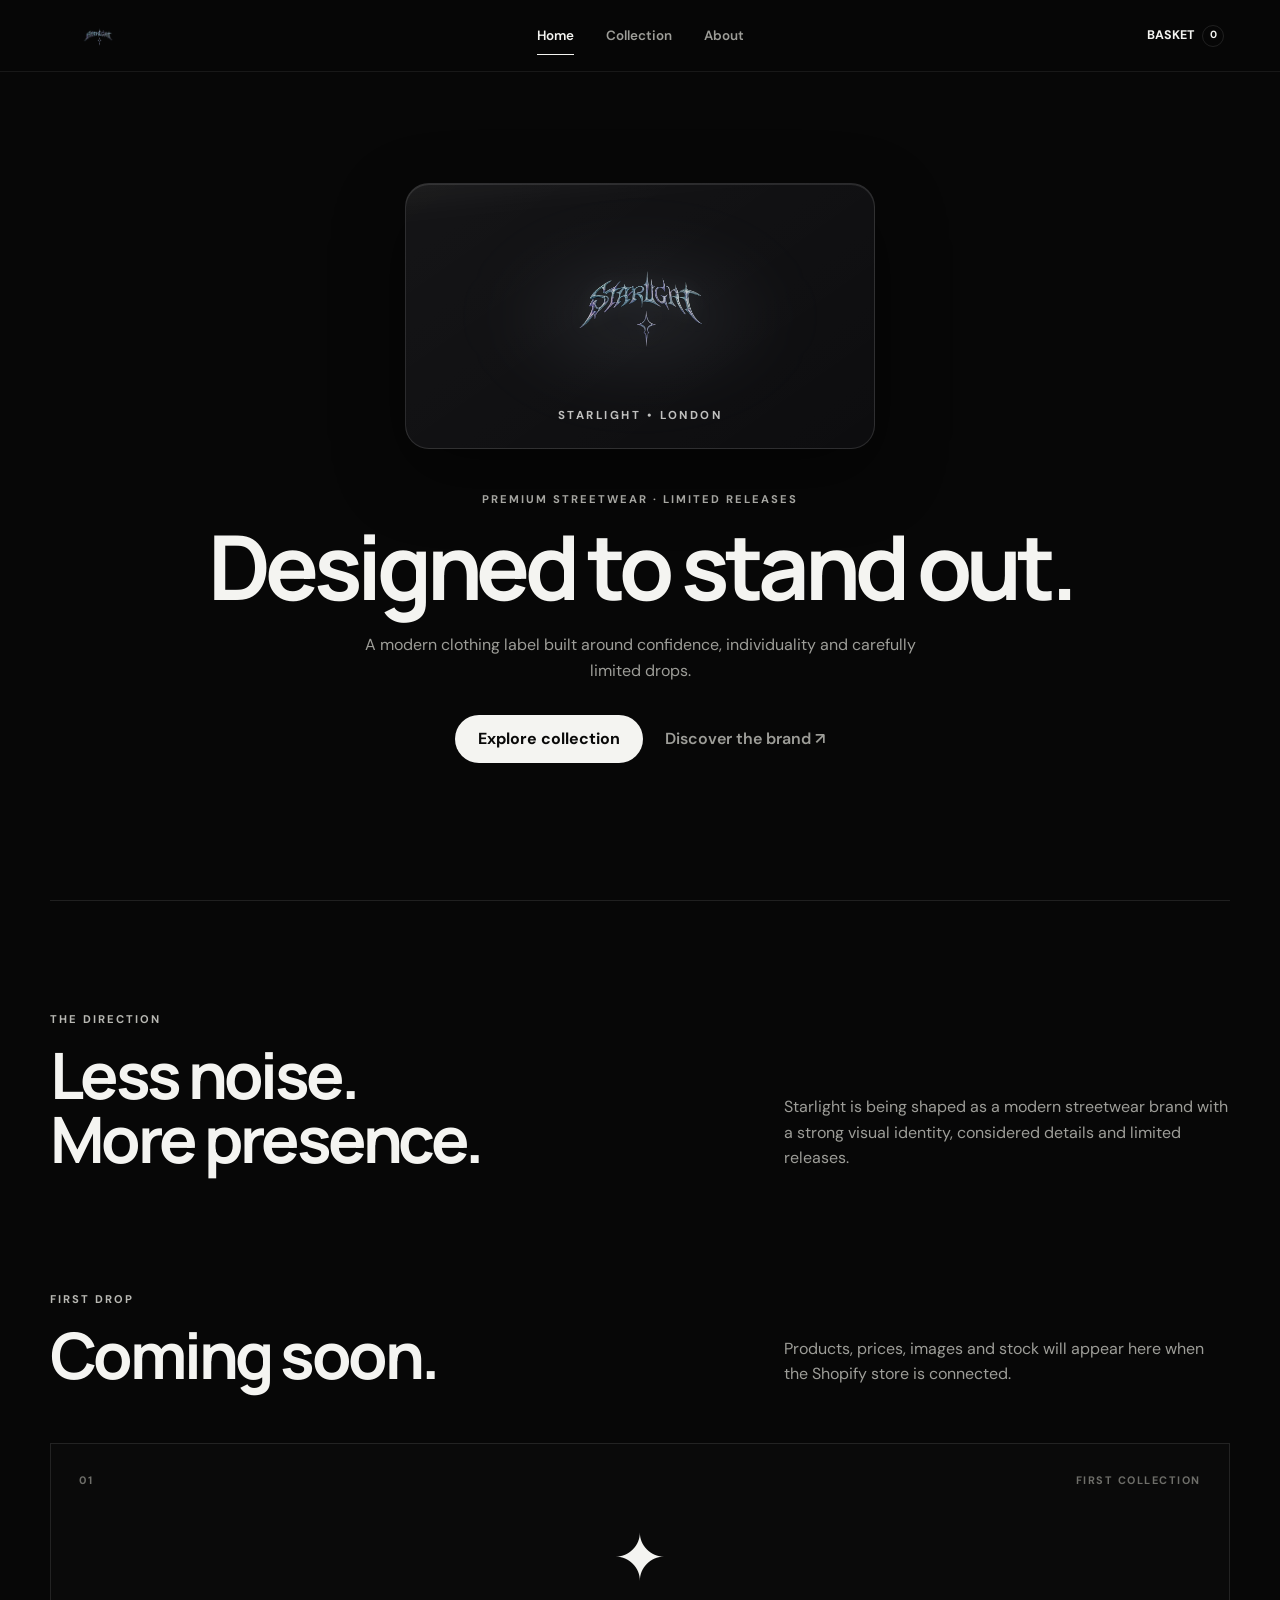
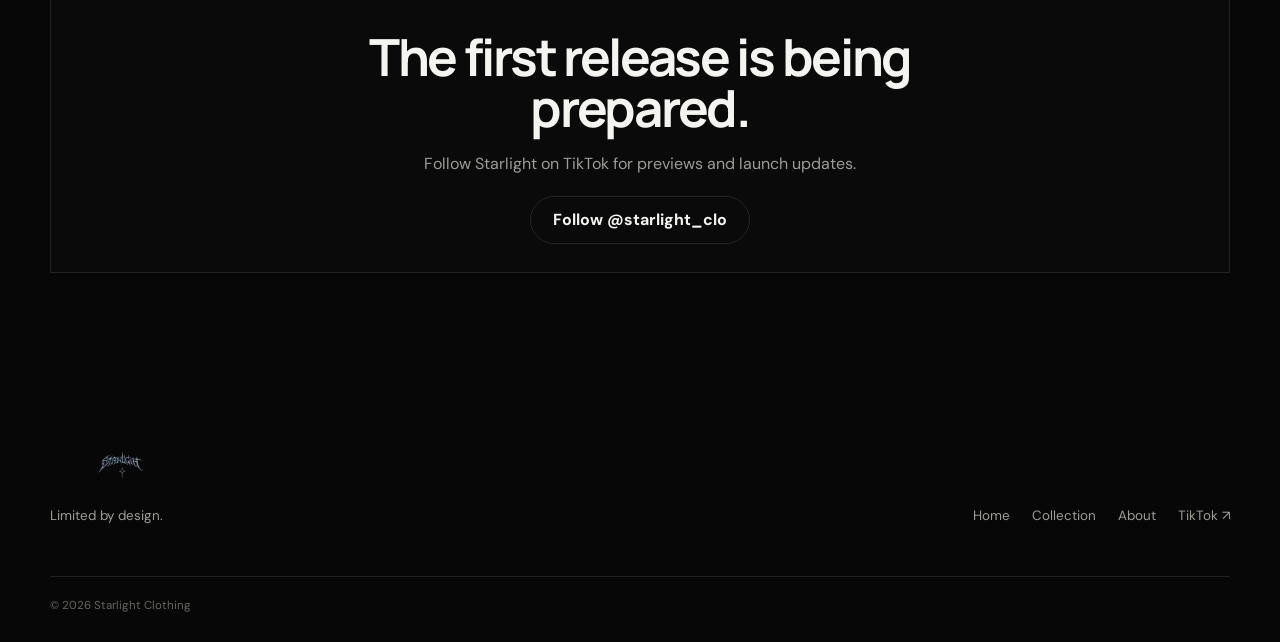
<file: index.html>
<!DOCTYPE html>
<html lang="en">
<head>
  <meta charset="UTF-8">
  <meta name="viewport" content="width=device-width, initial-scale=1.0">
  <meta name="description" content="Starlight Clothing — premium streetwear and limited releases.">
  <meta name="theme-color" content="#080808">
  <title>Starlight Clothing</title>

  <link rel="preconnect" href="https://fonts.googleapis.com">
  <link rel="preconnect" href="https://fonts.gstatic.com" crossorigin>
  <link href="https://fonts.googleapis.com/css2?family=DM+Sans:wght@400;500;600;700&family=Manrope:wght@500;600;700&display=swap" rel="stylesheet">
  <link rel="stylesheet" href="styles.css">
</head>
<body>
  <header class="site-header" id="siteHeader">
    <a class="brand" href="index.html" aria-label="Starlight home">
      <img src="starlight-logo.png" alt="Starlight Clothing logo">
    </a>

    <nav class="desktop-nav" aria-label="Main navigation">
      <a class="active" href="index.html">Home</a>
      <a href="#collection">Collection</a>
      <a href="about.html">About</a>
    </nav>

    <div class="header-actions">
      <button class="basket-trigger" id="openBasket" type="button" aria-label="Open basket">
        Basket <span>0</span>
      </button>
      <button class="menu-trigger" id="menuTrigger" type="button" aria-label="Open menu" aria-expanded="false">
        <span></span><span></span>
      </button>
    </div>
  </header>

  <nav class="mobile-menu" id="mobileMenu">
    <a href="index.html">Home</a>
    <a href="#collection">Collection</a>
    <a href="about.html">About</a>
  </nav>

  <main>
    <section class="hero">
      <div class="hero-content reveal">
        <div class="logo-case">
          <div class="logo-glow"></div>
          <img src="starlight-logo.png" alt="Starlight Clothing">
          <p class="brand-location">STARLIGHT • LONDON</p>
        </div>

        <p class="eyebrow">Premium streetwear · Limited releases</p>
        <h1>Designed to stand out.</h1>
        <p class="hero-copy">
          A modern clothing label built around confidence, individuality and carefully limited drops.
        </p>

        <div class="hero-actions">
          <a class="button primary-button" href="#collection">Explore collection</a>
          <a class="text-link" href="about.html">Discover the brand ↗</a>
        </div>
      </div>
    </section>

    <section class="intro section-shell reveal">
      <p class="eyebrow">The direction</p>
      <div class="two-column">
        <h2>Less noise.<br>More presence.</h2>
        <p>
          Starlight is being shaped as a modern streetwear brand with a strong visual identity, considered details and limited releases.
        </p>
      </div>
    </section>

    <section class="collection section-shell" id="collection">
      <div class="section-heading reveal">
        <div>
          <p class="eyebrow">First drop</p>
          <h2>Coming soon.</h2>
        </div>
        <p>
          Products, prices, images and stock will appear here when the Shopify store is connected.
        </p>
      </div>

      <div class="collection-card reveal">
        <div class="collection-top">
          <span>01</span>
          <span>First collection</span>
        </div>

        <div class="collection-center">
          <span class="star">✦</span>
          <h3>The first release is being prepared.</h3>
          <p>Follow Starlight on TikTok for previews and launch updates.</p>
        </div>

        <a class="button outline-button" href="https://www.tiktok.com/@starlight_clo" target="_blank" rel="noopener noreferrer">
          Follow @starlight_clo
        </a>
      </div>
    </section>
  </main>

  <footer class="site-footer section-shell">
    <div class="footer-main">
      <div class="footer-brand">
        <img src="starlight-logo.png" alt="Starlight Clothing">
        <p>Limited by design.</p>
      </div>

      <div class="footer-links">
        <a href="index.html">Home</a>
        <a href="#collection">Collection</a>
        <a href="about.html">About</a>
        <a href="https://www.tiktok.com/@starlight_clo" target="_blank" rel="noopener noreferrer">TikTok ↗</a>
      </div>
    </div>

    <div class="footer-bottom">© <span id="year"></span> Starlight Clothing</div>
  </footer>

  <div class="basket-overlay" id="basketOverlay"></div>
  <aside class="basket-drawer" id="basketDrawer" aria-hidden="true">
    <div class="basket-head">
      <div>
        <p class="eyebrow">Your selection</p>
        <h2>Basket</h2>
      </div>
      <button id="closeBasket" type="button" aria-label="Close basket">×</button>
    </div>

    <div class="basket-empty">
      <span>✦</span>
      <h3>Your basket is empty.</h3>
      <p>The first collection is coming soon.</p>
      <button class="button outline-button" id="continueShopping" type="button">Continue browsing</button>
    </div>

    <div class="basket-summary">
      <div><span>Subtotal</span><strong>£0.00</strong></div>
      <button type="button" disabled>Checkout unavailable</button>
      <small>Shopify checkout will be connected later.</small>
    </div>
  </aside>

  <script src="script.js"></script>
</body>
</html>
</file>
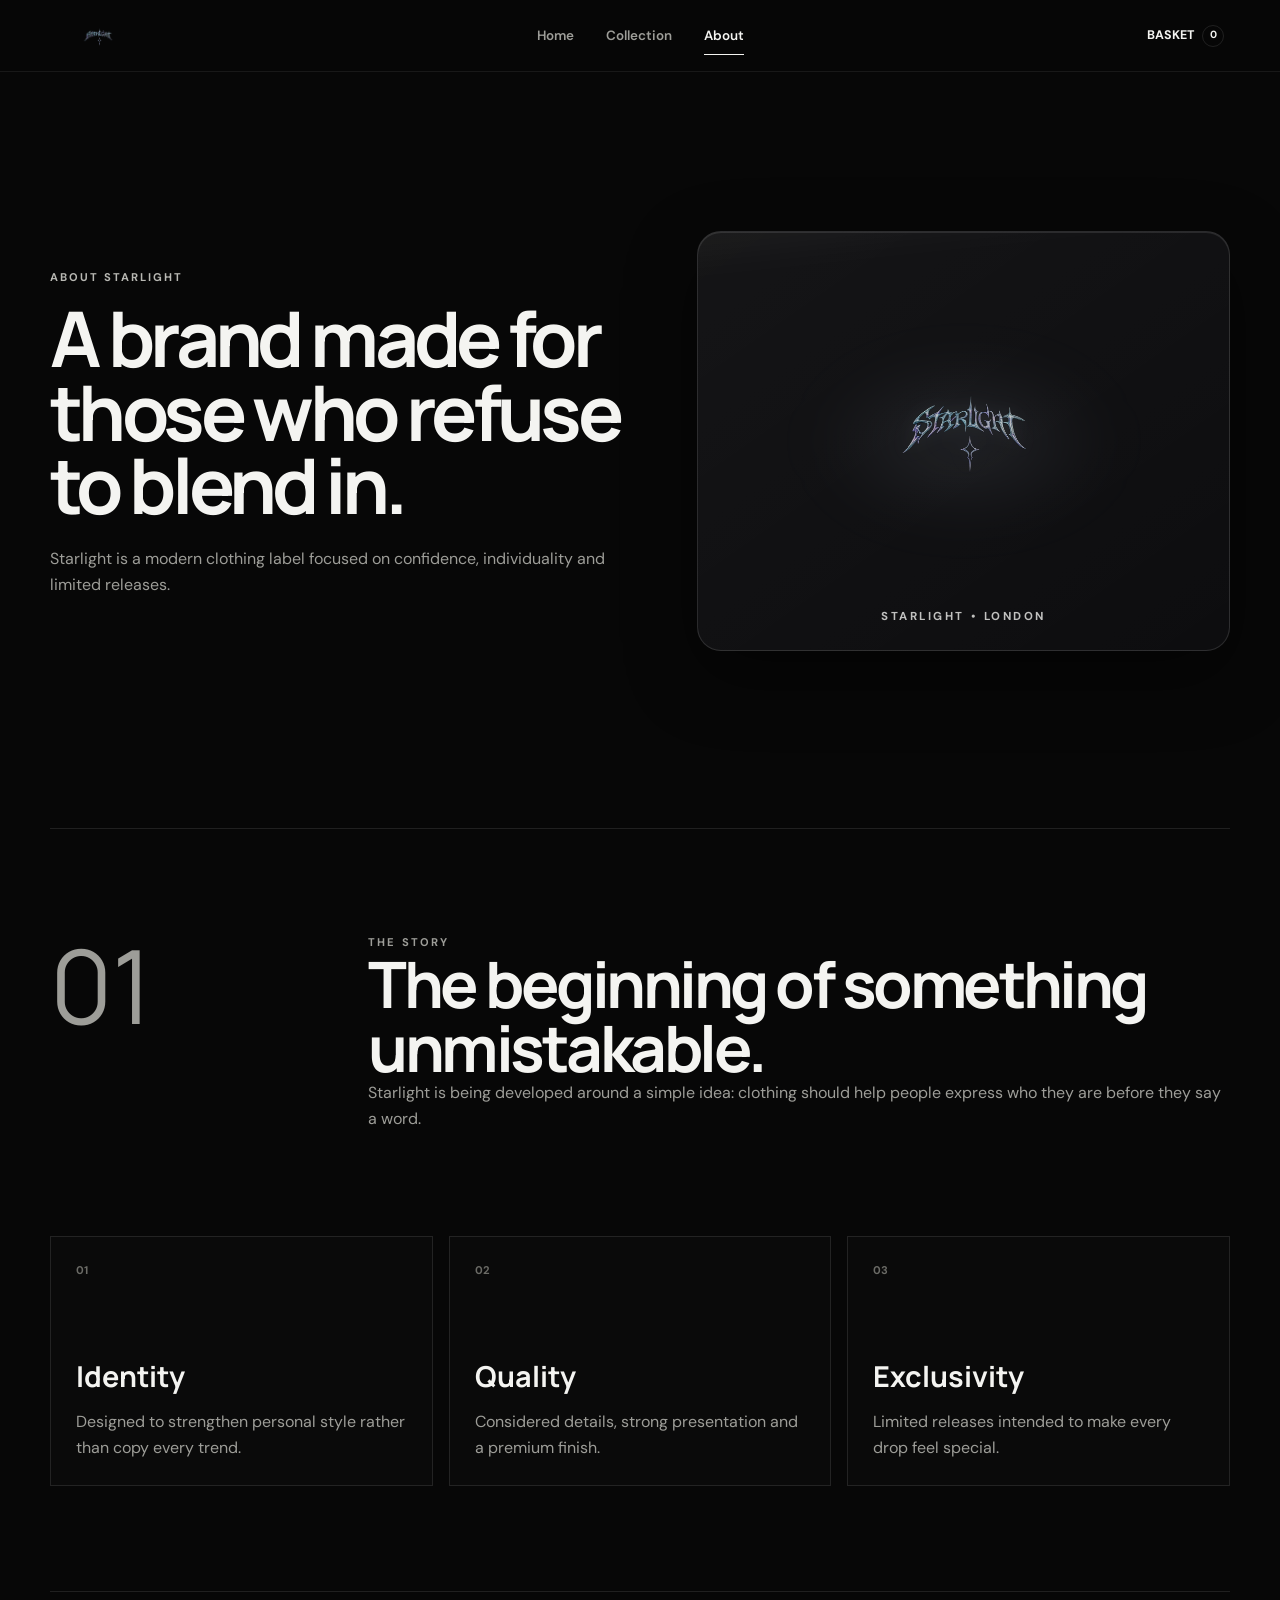
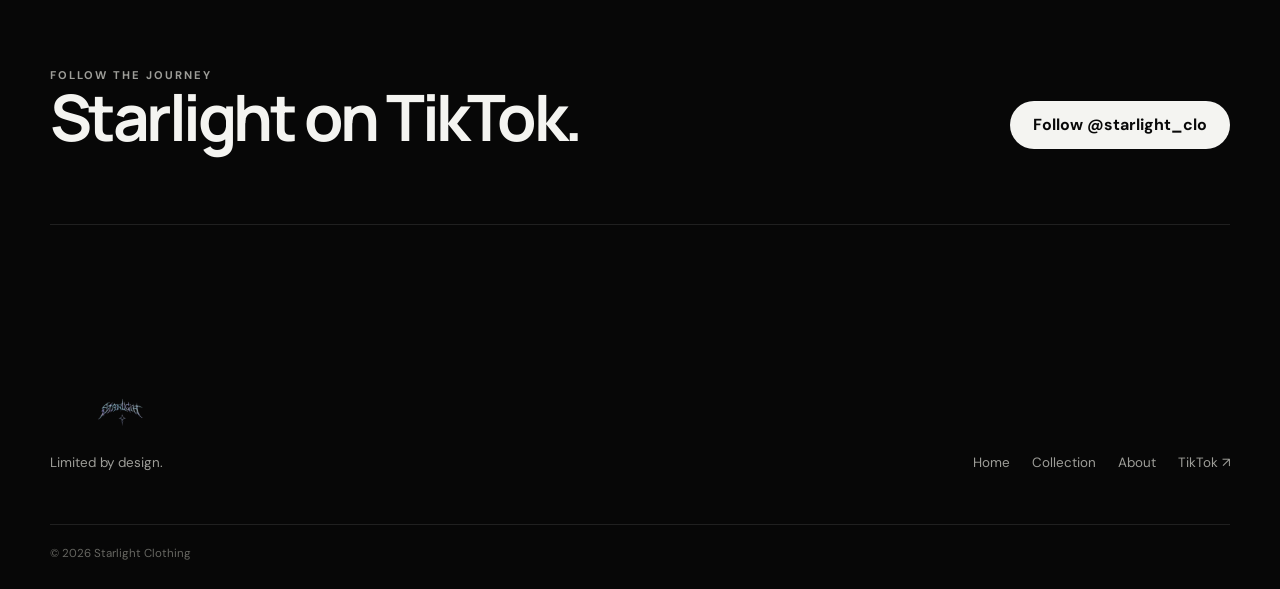
<file: about.html>
<!DOCTYPE html>
<html lang="en">
<head>
  <meta charset="UTF-8">
  <meta name="viewport" content="width=device-width, initial-scale=1.0">
  <meta name="description" content="Discover the story behind Starlight Clothing.">
  <meta name="theme-color" content="#080808">
  <title>About | Starlight Clothing</title>

  <link rel="preconnect" href="https://fonts.googleapis.com">
  <link rel="preconnect" href="https://fonts.gstatic.com" crossorigin>
  <link href="https://fonts.googleapis.com/css2?family=DM+Sans:wght@400;500;600;700&family=Manrope:wght@500;600;700&display=swap" rel="stylesheet">
  <link rel="stylesheet" href="styles.css">
</head>
<body>
  <header class="site-header" id="siteHeader">
    <a class="brand" href="index.html" aria-label="Starlight home">
      <img src="starlight-logo.png" alt="Starlight Clothing logo">
    </a>

    <nav class="desktop-nav" aria-label="Main navigation">
      <a href="index.html">Home</a>
      <a href="index.html#collection">Collection</a>
      <a class="active" href="about.html">About</a>
    </nav>

    <div class="header-actions">
      <button class="basket-trigger" id="openBasket" type="button" aria-label="Open basket">
        Basket <span>0</span>
      </button>
      <button class="menu-trigger" id="menuTrigger" type="button" aria-label="Open menu" aria-expanded="false">
        <span></span><span></span>
      </button>
    </div>
  </header>

  <nav class="mobile-menu" id="mobileMenu">
    <a href="index.html">Home</a>
    <a href="index.html#collection">Collection</a>
    <a href="about.html">About</a>
  </nav>

  <main>
    <section class="about-hero section-shell">
      <div class="about-copy reveal">
        <p class="eyebrow">About Starlight</p>
        <h1>A brand made for those who refuse to blend in.</h1>
        <p>
          Starlight is a modern clothing label focused on confidence, individuality and limited releases.
        </p>
      </div>

      <div class="logo-case about-case reveal">
        <div class="logo-glow"></div>
        <img src="starlight-logo.png" alt="Starlight Clothing">
        <p class="brand-location">STARLIGHT • LONDON</p>
      </div>
    </section>

    <section class="story section-shell reveal">
      <p class="story-number">01</p>
      <div>
        <p class="eyebrow">The story</p>
        <h2>The beginning of something unmistakable.</h2>
        <p>
          Starlight is being developed around a simple idea: clothing should help people express who they are before they say a word.
        </p>
      </div>
    </section>

    <section class="values section-shell">
      <article class="value-card reveal">
        <span>01</span>
        <h3>Identity</h3>
        <p>Designed to strengthen personal style rather than copy every trend.</p>
      </article>

      <article class="value-card reveal">
        <span>02</span>
        <h3>Quality</h3>
        <p>Considered details, strong presentation and a premium finish.</p>
      </article>

      <article class="value-card reveal">
        <span>03</span>
        <h3>Exclusivity</h3>
        <p>Limited releases intended to make every drop feel special.</p>
      </article>
    </section>

    <section class="tiktok section-shell reveal">
      <div>
        <p class="eyebrow">Follow the journey</p>
        <h2>Starlight on TikTok.</h2>
      </div>
      <a class="button primary-button" href="https://www.tiktok.com/@starlight_clo" target="_blank" rel="noopener noreferrer">
        Follow @starlight_clo
      </a>
    </section>
  </main>

  <footer class="site-footer section-shell">
    <div class="footer-main">
      <div class="footer-brand">
        <img src="starlight-logo.png" alt="Starlight Clothing">
        <p>Limited by design.</p>
      </div>
      <div class="footer-links">
        <a href="index.html">Home</a>
        <a href="index.html#collection">Collection</a>
        <a href="about.html">About</a>
        <a href="https://www.tiktok.com/@starlight_clo" target="_blank" rel="noopener noreferrer">TikTok ↗</a>
      </div>
    </div>
    <div class="footer-bottom">© <span id="year"></span> Starlight Clothing</div>
  </footer>

  <div class="basket-overlay" id="basketOverlay"></div>
  <aside class="basket-drawer" id="basketDrawer" aria-hidden="true">
    <div class="basket-head">
      <div>
        <p class="eyebrow">Your selection</p>
        <h2>Basket</h2>
      </div>
      <button id="closeBasket" type="button" aria-label="Close basket">×</button>
    </div>
    <div class="basket-empty">
      <span>✦</span>
      <h3>Your basket is empty.</h3>
      <p>The first collection is coming soon.</p>
      <button class="button outline-button" id="continueShopping" type="button">Continue browsing</button>
    </div>
    <div class="basket-summary">
      <div><span>Subtotal</span><strong>£0.00</strong></div>
      <button type="button" disabled>Checkout unavailable</button>
      <small>Shopify checkout will be connected later.</small>
    </div>
  </aside>

  <script src="script.js"></script>
</body>
</html>
</file>
<file: styles.css>
/* Clean premium Starlight design */

:root {
  --bg: #070707;
  --panel: #0d0d0e;
  --text: #f4f4f1;
  --muted: #9d9d98;
  --line: rgba(255,255,255,.10);
  --max: 1180px;
}

* { box-sizing: border-box; }

html { scroll-behavior: smooth; }

body {
  margin: 0;
  background: var(--bg);
  color: var(--text);
  font-family: "DM Sans", Arial, sans-serif;
  line-height: 1.6;
  overflow-x: hidden;
}

body.no-scroll { overflow: hidden; }

a { color: inherit; text-decoration: none; }
button { font: inherit; }
img { display: block; max-width: 100%; }

.section-shell {
  width: min(calc(100% - 40px), var(--max));
  margin-inline: auto;
}

.eyebrow {
  margin: 0 0 14px;
  color: #b8b8b3;
  font-size: .70rem;
  font-weight: 700;
  letter-spacing: .18em;
  text-transform: uppercase;
}

/* Header */

.site-header {
  position: fixed;
  inset: 0 0 auto;
  z-index: 100;
  height: 72px;
  padding-inline: max(20px, calc((100vw - var(--max))/2));
  display: grid;
  grid-template-columns: 1fr auto 1fr;
  align-items: center;
  background: rgba(7,7,7,.88);
  border-bottom: 1px solid rgba(255,255,255,.07);
  backdrop-filter: blur(16px);
}

.brand { width: 96px; }

.brand img {
  width: 100%;
  height: 38px;
  object-fit: contain;
  filter: brightness(.78) contrast(1.12);
}

.desktop-nav {
  display: flex;
  gap: 32px;
}

.desktop-nav a {
  position: relative;
  color: var(--muted);
  font-size: .84rem;
  font-weight: 600;
}

.desktop-nav a:hover,
.desktop-nav a.active { color: var(--text); }

.desktop-nav a.active::after {
  content: "";
  position: absolute;
  left: 0; right: 0; bottom: -9px;
  height: 1px;
  background: var(--text);
}

.header-actions {
  justify-self: end;
  display: flex;
  align-items: center;
  gap: 12px;
}

.basket-trigger {
  display: flex;
  align-items: center;
  gap: 8px;
  border: 0;
  background: transparent;
  color: var(--text);
  font-size: .78rem;
  font-weight: 700;
  text-transform: uppercase;
  cursor: pointer;
}

.basket-trigger span {
  width: 22px;
  height: 22px;
  display: grid;
  place-items: center;
  border: 1px solid var(--line);
  border-radius: 50%;
  font-size: .65rem;
}

.menu-trigger {
  display: none;
  width: 34px;
  height: 34px;
  padding: 7px;
  border: 0;
  background: transparent;
  cursor: pointer;
}

.menu-trigger span {
  display: block;
  width: 100%;
  height: 1px;
  margin: 6px 0;
  background: var(--text);
}

.mobile-menu {
  position: fixed;
  top: 72px;
  left: 0;
  right: 0;
  z-index: 90;
  display: none;
  gap: 18px;
  padding: 22px;
  background: rgba(7,7,7,.98);
  border-bottom: 1px solid var(--line);
}

.mobile-menu.open { display: grid; }

/* Hero */

.hero {
  min-height: 100vh;
  padding: 118px 20px 72px;
  display: grid;
  place-items: center;
  text-align: center;
}

.hero-content {
  width: min(100%, 900px);
}

.logo-case {
  position: relative;
  width: min(76vw, 470px);
  min-height: 250px;
  margin: 0 auto 42px;
  padding: 36px;
  display: grid;
  place-items: center;
  overflow: hidden;
  border-radius: 24px;
  background:
    linear-gradient(145deg, rgba(255,255,255,.045), rgba(255,255,255,.012)),
    rgba(12,12,14,.88);
  border: 1px solid rgba(255,255,255,.12);
  box-shadow:
    inset 0 1px 0 rgba(255,255,255,.10),
    0 24px 70px rgba(0,0,0,.45);
}

.logo-case::before {
  content: "";
  position: absolute;
  top: -35%;
  left: -15%;
  width: 130%;
  height: 55%;
  border-radius: 50%;
  background: linear-gradient(180deg, rgba(255,255,255,.12), transparent 70%);
  transform: rotate(-6deg);
  filter: blur(8px);
}

.logo-case img {
  position: relative;
  z-index: 2;
  width: min(86%, 370px);
  max-height: 170px;
  object-fit: contain;
  filter:
    brightness(.75)
    contrast(1.16)
    saturate(.9)
    drop-shadow(0 0 10px rgba(210,225,245,.08));
}

.logo-glow {
  position: absolute;
  width: 310px;
  height: 170px;
  border-radius: 50%;
  background: radial-gradient(ellipse, rgba(205,220,245,.10), transparent 72%);
  filter: blur(30px);
}

.hero h1 {
  margin: 0;
  font-family: "Manrope", sans-serif;
  font-size: clamp(3.2rem, 7vw, 6.5rem);
  line-height: .95;
  letter-spacing: -.06em;
}

.hero-copy {
  max-width: 560px;
  margin: 24px auto 0;
  color: var(--muted);
  font-size: 1rem;
}

.hero-actions {
  margin-top: 32px;
  display: flex;
  justify-content: center;
  align-items: center;
  gap: 22px;
}

.button {
  min-height: 48px;
  padding: 0 22px;
  display: inline-flex;
  align-items: center;
  justify-content: center;
  border: 1px solid var(--line);
  border-radius: 999px;
  font-weight: 700;
  cursor: pointer;
  transition: transform .2s ease, background .2s ease;
}

.button:hover { transform: translateY(-2px); }

.primary-button {
  background: var(--text);
  color: #090909;
}

.outline-button {
  background: transparent;
  color: var(--text);
}

.text-link {
  color: var(--muted);
  font-weight: 600;
}

.text-link:hover { color: var(--text); }

/* Sections */

.intro {
  padding: 110px 0;
  border-top: 1px solid var(--line);
}

.two-column,
.section-heading {
  display: grid;
  grid-template-columns: 1.2fr .8fr;
  gap: 64px;
  align-items: end;
}

.intro h2,
.section-heading h2,
.story h2,
.tiktok h2 {
  margin: 0;
  font-family: "Manrope", sans-serif;
  font-size: clamp(2.6rem, 5vw, 4.9rem);
  line-height: 1;
  letter-spacing: -.055em;
}

.two-column p,
.section-heading > p,
.story p,
.tiktok p {
  margin: 0;
  color: var(--muted);
}

.collection {
  padding: 10px 0 110px;
}

.collection-card {
  min-height: 430px;
  margin-top: 56px;
  padding: 28px;
  display: flex;
  flex-direction: column;
  border: 1px solid var(--line);
  background: #0a0a0a;
}

.collection-top {
  display: flex;
  justify-content: space-between;
  color: #6e6e69;
  font-size: .68rem;
  font-weight: 700;
  letter-spacing: .14em;
  text-transform: uppercase;
}

.collection-center {
  margin: auto;
  max-width: 640px;
  text-align: center;
}

.collection-center .star {
  display: block;
  margin-bottom: 20px;
  font-size: 4rem;
}

.collection-center h3 {
  margin: 0;
  font-family: "Manrope", sans-serif;
  font-size: clamp(2rem, 4vw, 3.7rem);
  line-height: 1;
  letter-spacing: -.045em;
}

.collection-center p {
  margin: 18px auto 0;
  color: var(--muted);
}

.collection-card .button {
  align-self: center;
}

/* About */

.about-hero {
  min-height: 92vh;
  padding-top: 124px;
  padding-bottom: 70px;
  display: grid;
  grid-template-columns: 1.05fr .95fr;
  align-items: center;
  gap: 58px;
}

.about-copy h1 {
  margin: 0;
  font-family: "Manrope", sans-serif;
  font-size: clamp(3rem, 6vw, 5.9rem);
  line-height: .96;
  letter-spacing: -.06em;
}

.about-copy > p:last-child {
  max-width: 560px;
  margin-top: 24px;
  color: var(--muted);
}

.about-case {
  width: 100%;
  min-height: 420px;
  margin: 0;
}

.story {
  padding: 105px 0;
  display: grid;
  grid-template-columns: .3fr 1fr;
  gap: 60px;
  border-top: 1px solid var(--line);
}

.story-number {
  margin: 0;
  color: #3a3a37;
  font-family: "Manrope", sans-serif;
  font-size: clamp(5rem, 8vw, 8rem);
  line-height: 1;
}

.values {
  padding-bottom: 105px;
  display: grid;
  grid-template-columns: repeat(3,1fr);
  gap: 16px;
}

.value-card {
  min-height: 250px;
  padding: 25px;
  display: flex;
  flex-direction: column;
  border: 1px solid var(--line);
  background: #0a0a0a;
}

.value-card span {
  color: #6b6b66;
  font-size: .7rem;
  font-weight: 700;
}

.value-card h3 {
  margin: auto 0 10px;
  font-family: "Manrope", sans-serif;
  font-size: 1.8rem;
}

.value-card p {
  margin: 0;
  color: var(--muted);
}

.tiktok {
  margin-bottom: 105px;
  padding: 75px 0;
  display: flex;
  align-items: end;
  justify-content: space-between;
  gap: 40px;
  border-top: 1px solid var(--line);
  border-bottom: 1px solid var(--line);
}

/* Footer */

.site-footer { padding-bottom: 26px; }

.footer-main {
  padding: 50px 0;
  display: flex;
  align-items: end;
  justify-content: space-between;
  gap: 40px;
}

.footer-brand img {
  width: 140px;
  max-height: 62px;
  object-fit: contain;
  filter: brightness(.75) contrast(1.12);
}

.footer-brand p {
  margin: 10px 0 0;
  color: var(--muted);
  font-size: .84rem;
}

.footer-links {
  display: flex;
  flex-wrap: wrap;
  gap: 22px;
}

.footer-links a {
  color: var(--muted);
  font-size: .84rem;
}

.footer-links a:hover { color: var(--text); }

.footer-bottom {
  padding-top: 20px;
  border-top: 1px solid var(--line);
  color: #666661;
  font-size: .72rem;
}

/* Basket */

.basket-overlay {
  position: fixed;
  inset: 0;
  z-index: 200;
  visibility: hidden;
  background: rgba(0,0,0,.68);
  opacity: 0;
  transition: .28s ease;
}

.basket-overlay.open {
  visibility: visible;
  opacity: 1;
}

.basket-drawer {
  position: fixed;
  top: 0;
  right: 0;
  z-index: 210;
  width: min(430px,100%);
  height: 100vh;
  padding: 28px;
  display: flex;
  flex-direction: column;
  background: rgba(9,9,10,.97);
  border-left: 1px solid var(--line);
  transform: translateX(102%);
  transition: transform .35s cubic-bezier(.22,1,.36,1);
}

.basket-drawer.open { transform: translateX(0); }

.basket-head {
  display: flex;
  justify-content: space-between;
}

.basket-head h2 {
  margin: 0;
  font-family: "Manrope", sans-serif;
  font-size: 2rem;
}

.basket-head > button {
  border: 0;
  background: transparent;
  color: var(--text);
  font-size: 2rem;
  cursor: pointer;
}

.basket-empty {
  margin: auto 0;
  text-align: center;
}

.basket-empty > span { font-size: 2.4rem; }

.basket-empty h3 {
  margin: 12px 0 8px;
  font-size: 1.35rem;
}

.basket-empty p {
  margin: 0 auto 22px;
  color: var(--muted);
}

.basket-summary {
  padding-top: 20px;
  border-top: 1px solid var(--line);
}

.basket-summary > div {
  margin-bottom: 16px;
  display: flex;
  justify-content: space-between;
}

.basket-summary > button {
  width: 100%;
  min-height: 48px;
  border: 0;
  background: #202020;
  color: #73736f;
}

.basket-summary small {
  display: block;
  margin-top: 9px;
  color: #666;
  font-size: .68rem;
  text-align: center;
}

/* Reveal */

.reveal {
  opacity: 0;
  transform: translateY(18px);
  transition: opacity .65s ease, transform .65s ease;
}

.reveal.visible {
  opacity: 1;
  transform: translateY(0);
}

/* Responsive */

@media (max-width: 900px) {
  .desktop-nav { display: none; }
  .menu-trigger { display: block; }

  .two-column,
  .section-heading,
  .about-hero {
    grid-template-columns: 1fr;
  }

  .about-hero { min-height: auto; }

  .story { grid-template-columns: 1fr; }

  .values { grid-template-columns: repeat(2,1fr); }

  .tiktok {
    align-items: flex-start;
    flex-direction: column;
  }
}

@media (max-width: 620px) {
  .site-header {
    height: 66px;
    padding-inline: 16px;
    grid-template-columns: 1fr auto;
  }

  .brand { width: 88px; }
  .brand img { height: 34px; }
  .mobile-menu { top: 66px; }

  .basket-trigger { font-size: 0; }
  .basket-trigger span { font-size: .65rem; }

  .hero {
    min-height: auto;
    padding: 104px 15px 64px;
  }

  .logo-case {
    width: min(90vw, 360px);
    min-height: 210px;
    margin-bottom: 34px;
    padding: 28px;
  }

  .logo-case img {
    width: min(88%, 290px);
    max-height: 145px;
  }

  .hero h1 {
    font-size: clamp(3rem, 15vw, 4.8rem);
  }

  .hero-actions {
    flex-direction: column;
    gap: 16px;
  }

  .section-shell {
    width: min(calc(100% - 28px), var(--max));
  }

  .intro,
  .story {
    padding: 84px 0;
  }

  .collection { padding-bottom: 86px; }

  .collection-card {
    min-height: 390px;
    padding: 22px;
  }

  .about-hero {
    padding-top: 106px;
    padding-bottom: 62px;
  }

  .about-case {
    min-height: 310px;
  }

  .values { grid-template-columns: 1fr; }

  .tiktok {
    margin-bottom: 84px;
    padding: 60px 0;
  }

  .footer-main {
    align-items: flex-start;
    flex-direction: column;
  }

  .basket-drawer { padding: 22px; }
}

@media (prefers-reduced-motion: reduce) {
  *, *::before, *::after {
    scroll-behavior: auto !important;
    transition-duration: .01ms !important;
  }
}


/* Professional centred brand lockup */
.logo-case {
  padding-bottom: 58px;
}

.brand-location {
  position: absolute;
  right: 24px;
  bottom: 22px;
  left: 24px;
  z-index: 3;
  margin: 0;
  color: rgba(244, 244, 241, 0.78);
  font-size: 0.72rem;
  font-weight: 700;
  letter-spacing: 0.22em;
  text-align: center;
  text-transform: uppercase;
}

.hero-content {
  display: flex;
  flex-direction: column;
  align-items: center;
}

.hero-content .logo-case {
  margin-left: auto;
  margin-right: auto;
}

.about-case .brand-location {
  bottom: 24px;
}

@media (max-width: 620px) {
  .logo-case {
    padding-bottom: 52px;
  }

  .brand-location {
    right: 16px;
    bottom: 18px;
    left: 16px;
    font-size: 0.64rem;
    letter-spacing: 0.18em;
  }
}
</file>
